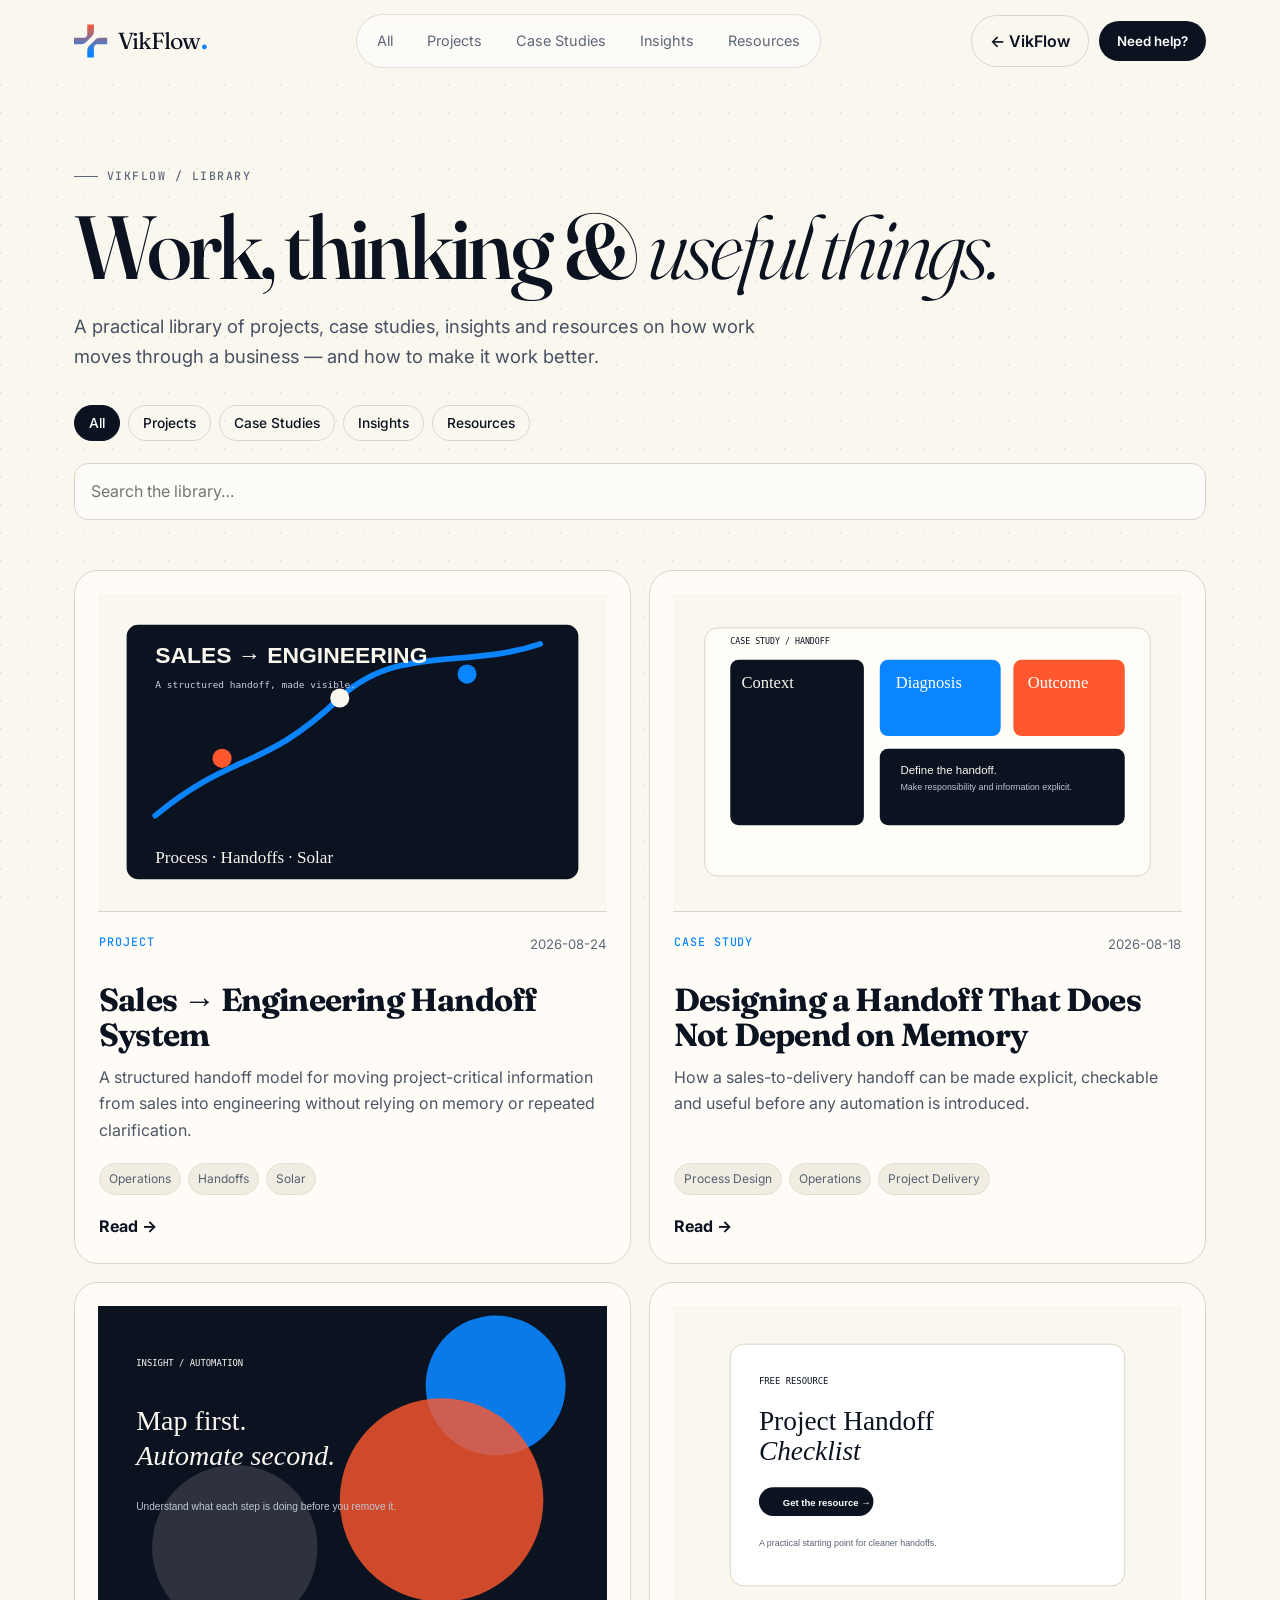
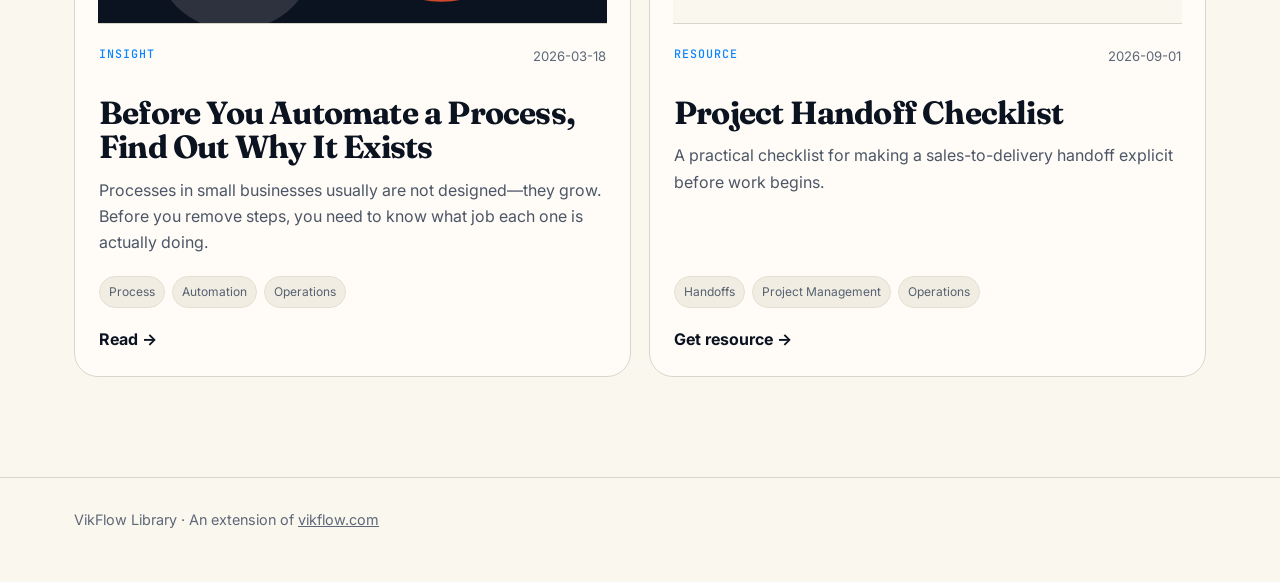
<file: index.html>
<!doctype html>
<html lang="en">
<head>
<meta charset="utf-8">
<meta name="viewport" content="width=device-width,initial-scale=1">
<meta name="theme-color" content="#FAF7EF">
<meta name="description" content="VikFlow Library — projects, case studies, insights and practical resources on operations, process design, systems and automation.">
<link rel="canonical" href="https://projects.vikflow.com/">
<meta property="og:type" content="website"><meta property="og:site_name" content="VikFlow Library"><meta property="og:title" content="VikFlow Library"><meta property="og:description" content="Projects, case studies, insights and practical resources from VikFlow."><meta property="og:url" content="https://projects.vikflow.com/"><meta property="og:image" content="https://www.vikflow.com/og-image.png"><meta name="twitter:card" content="summary_large_image"><meta name="twitter:title" content="VikFlow Library"><meta name="twitter:description" content="Projects, case studies, insights and practical resources from VikFlow."><meta name="twitter:image" content="https://www.vikflow.com/og-image.png">
<link rel="icon" href="assets/favicon.svg"><link rel="apple-touch-icon" sizes="180x180" href="assets/apple-touch-icon.png">
<link rel="stylesheet" href="css/styles.css">
<title>VikFlow Library — Projects, Insights & Resources</title>
</head>
<body>
<header class="site-header" id="siteHeader"><div class="wrap bar"><a class="brand" href="index.html"><img src="assets/logo.svg" alt="VikFlow"><span class="brand-word">VikFlow<span>.</span></span></a><nav class="nav" aria-label="Library filters"><a href="#all" data-filter-link="all">All</a><a href="#projects" data-filter-link="Project">Projects</a><a href="#case-studies" data-filter-link="Case Study">Case Studies</a><a href="#insights" data-filter-link="Insight">Insights</a><a href="#resources" data-filter-link="Resource">Resources</a></nav><div class="action"><a class="btn btn-light" href="https://www.vikflow.com/">← VikFlow</a><button class="btn btn-dark" data-help>Need help?</button></div><button class="menu" id="menuToggle" aria-label="Open menu">☰</button></div><div class="wrap mobile-nav" id="mobileNav"><a href="#all">All</a><a href="#projects">Projects</a><a href="#case-studies">Case Studies</a><a href="#insights">Insights</a><a href="#resources">Resources</a><a href="https://www.vikflow.com/">← VikFlow</a><button class="btn btn-dark" data-help>Need help? Talk to me</button></div></header>
<main class="wrap">
<section class="library-head"><div class="eyebrow">VikFlow / Library</div><h1>Work, thinking & <em style="font-style:italic;font-weight:300">useful things.</em></h1><p class="lead">A practical library of projects, case studies, insights and resources on how work moves through a business — and how to make it work better.</p><div class="filterbar" role="tablist"><button class="filter active" data-filter="all">All</button><button class="filter" data-filter="Project">Projects</button><button class="filter" data-filter="Case Study">Case Studies</button><button class="filter" data-filter="Insight">Insights</button><button class="filter" data-filter="Resource">Resources</button></div><input class="search" id="search" type="search" placeholder="Search the library…" aria-label="Search library"></section>
<section class="grid" id="libraryGrid" aria-live="polite"></section>
</main>
<footer class="footer"><div class="wrap">VikFlow Library · An extension of <a href="https://www.vikflow.com/">vikflow.com</a></div></footer>
<div class="modal-backdrop" id="helpModal"><div class="modal"><div class="eyebrow">Need help?</div><h2>Let's talk about the problem.</h2><p>Tell me what you're trying to improve, build or untangle.</p><form id="helpForm"><label>Name</label><input name="name" required><label>Email</label><input name="email" type="email" required><label>Message</label><textarea name="message" required></textarea><div class="modal-actions"><button type="button" class="btn btn-light" data-close>Close</button><button class="btn btn-dark">Send</button></div><div class="status" id="helpStatus"></div><div class="small-note">Set your form endpoint in <code>js/config.js</code> before launch.</div></form></div></div>

<script src="js/config.js"></script><script src="js/library.js"></script><script src="js/main.js"></script>
</body></html>
</file>
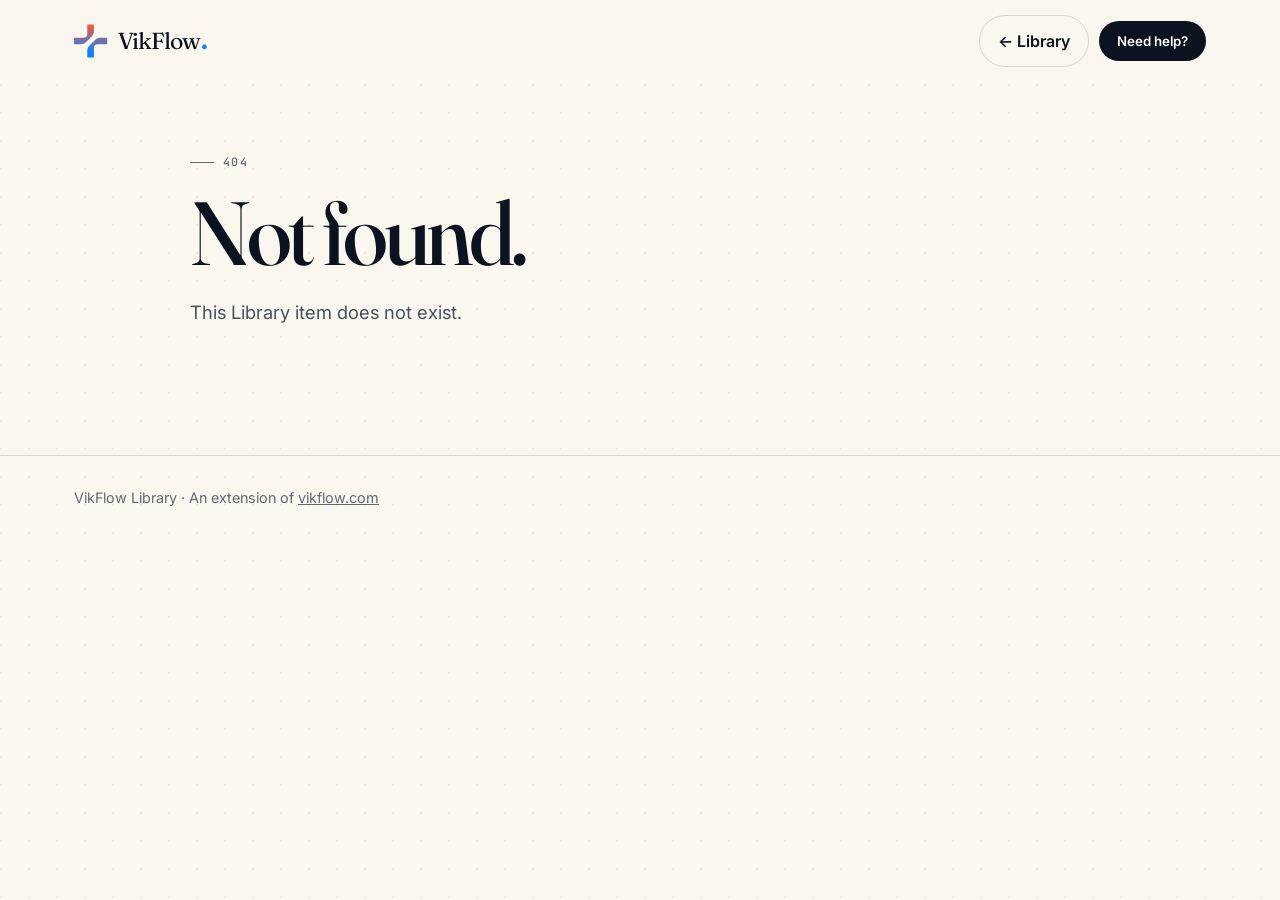
<file: item.html>
<!doctype html>
<html lang="en">

<head>
    <meta charset="utf-8">
    <meta name="viewport" content="width=device-width,initial-scale=1">
    <meta name="theme-color" content="#FAF7EF">
    <meta name="description" content="VikFlow Library item">
    <link rel="icon" href="assets/favicon.svg">
    <link rel="stylesheet" href="css/styles.css">
    <title>VikFlow Library</title>
</head>

<body>

    <header class="site-header" id="siteHeader">
        <div class="wrap bar">

            <a class="brand" href="index.html">
                <img src="assets/logo.svg" alt="VikFlow">
                <span class="brand-word">VikFlow<span>.</span></span>
            </a>

            <div class="action">
                <a class="btn btn-light" href="index.html">← Library</a>
                <button class="btn btn-dark" data-help>Need help?</button>
            </div>

        </div>
    </header>

    <main class="wrap detail-page">
        <div id="detail"></div>
    </main>

    <footer class="footer">
        <div class="wrap">
            VikFlow Library · An extension of
            <a href="https://www.vikflow.com/">vikflow.com</a>
        </div>
    </footer>

    <div class="modal-backdrop" id="helpModal">

        <div class="modal">

            <div class="eyebrow">Need help?</div>

            <h2>Let's talk about the problem.</h2>

            <p>
                Tell me what you're trying to improve, build or untangle.
            </p>

            <form id="helpForm">

                <label>Name</label>
                <input name="name" required>

                <label>Email</label>
                <input name="email" type="email" required>

                <label>Message</label>
                <textarea name="message" required></textarea>

                <div class="modal-actions">

                    <button
                        type="button"
                        class="btn btn-light"
                        data-close>
                        Close
                    </button>

                    <button class="btn btn-dark">
                        Send
                    </button>

                </div>

                <div class="status" id="helpStatus"></div>

            </form>

        </div>

    </div>

    <script src="js/config.js"></script>
    <script src="js/main.js"></script>

    <script>
        (async () => {

            const params = new URLSearchParams(location.search);

            const type = params.get('type');
            const slug = params.get('slug');

            const files = {
                'Project': 'content/projects/project-1.json',
                'Case Study': 'content/case-studies/case-study-1.json',
                'Insight': 'content/insights/insight-1.json',
                'Resource': 'content/resources/resource-1.json'
            };

            const detail = document.getElementById('detail');

            if (!detail) {
                console.error('Library detail container not found.');
                return;
            }

            if (!type || !slug || !files[type]) {

                detail.innerHTML = `
                    <div class="detail-shell">
                        <div class="eyebrow">404</div>
                        <h1>Not found.</h1>
                        <p class="lead">
                            This Library item does not exist.
                        </p>
                    </div>
                `;

                return;
            }

            try {

                const response = await fetch(files[type], {
                    cache: 'no-store'
                });

                if (!response.ok) {
                    throw new Error(
                        `Could not load ${files[type]} — HTTP ${response.status}`
                    );
                }

                const item = await response.json();

                if (item.slug && item.slug !== slug) {
                    throw new Error(
                        `Slug mismatch: requested "${slug}", found "${item.slug}"`
                    );
                }

                document.title = `${item.title} — VikFlow Library`;

                const esc = (value) => {
                    return String(value || '').replace(
                        /[&<>"']/g,
                        char => ({
                            '&': '&amp;',
                            '<': '&lt;',
                            '>': '&gt;',
                            '"': '&quot;',
                            "'": '&#039;'
                        }[char])
                    );
                };

                const tags = (item.tags || [])
                    .map(tag => `
                        <span class="tag">
                            ${esc(tag)}
                        </span>
                    `)
                    .join('');

                const hero = item.heroImage
                    ? `
                        <figure class="detail-hero">
                            <img
                                src="${esc(item.heroImage)}"
                                alt="${esc(item.heroAlt || item.title)}"
                            >
                        </figure>
                    `
                    : '';

                let html = `
                    <article class="detail-shell">

                        <div class="eyebrow">
                            ${esc(item.type)}
                            ·
                            ${esc(item.date)}
                            ${item.readTime
                                ? ` · ${esc(item.readTime)}`
                                : ''
                            }
                        </div>

                        <h1>
                            ${esc(item.title)}
                        </h1>

                        <p class="lead">
                            ${esc(item.excerpt)}
                        </p>

                        ${hero}

                        <div class="tag-row">
                            ${tags}
                        </div>
                `;

                if (Array.isArray(item.sections)) {

                    html += item.sections
                        .map(section => {

                            const sectionImage = section.image
                                ? `
                                    <figure class="section-image">
                                        <img
                                            src="${esc(section.image)}"
                                            alt="${esc(
                                                section.imageAlt ||
                                                section.heading ||
                                                item.title
                                            )}"
                                            loading="lazy"
                                        >
                                    </figure>
                                `
                                : '';

                            const paragraphs = Array.isArray(
                                section.paragraphs
                            )
                                ? section.paragraphs
                                    .map(
                                        paragraph =>
                                            `<p>${esc(paragraph)}</p>`
                                    )
                                    .join('')
                                : '';

                            return `
                                <section class="section">

                                    ${sectionImage}

                                    <h2>
                                        ${esc(section.heading)}
                                    </h2>

                                    ${paragraphs}

                                </section>
                            `;
                        })
                        .join('');
                }

                if (Array.isArray(item.gallery) && item.gallery.length) {

                    html += `
                        <div class="detail-gallery">

                            ${item.gallery.map((src, index) => `
                                <figure class="section-image">

                                    <img
                                        src="${esc(src)}"
                                        alt="${esc(
                                            item.title +
                                            ' image ' +
                                            (index + 1)
                                        )}"
                                        loading="lazy"
                                    >

                                </figure>
                            `).join('')}

                        </div>
                    `;
                }

                if (item.type === 'Resource') {

                    html += `
                        <div class="download-panel">

                            <div>

                                <span class="mono-label">
                                    RESOURCE
                                </span>

                                <h3>
                                    ${esc(item.title)}
                                </h3>

                                <p>
                                    Get the resource through Payhip.
                                </p>

                            </div>

                            <a
                                class="btn btn-dark"
                                href="${esc(item.payhipUrl || '#')}"
                                target="_blank"
                                rel="noopener"
                            >
                                ${esc(
                                    item.ctaLabel ||
                                    'Get the resource'
                                )}
                            </a>

                        </div>
                    `;
                }

                html += `
                    </article>
                `;

                detail.innerHTML = html;

            } catch (error) {

                console.error(
                    'Could not load Library item:',
                    error
                );

                detail.innerHTML = `
                    <div class="detail-shell">

                        <div class="eyebrow">
                            Error
                        </div>

                        <h1>
                            Could not load this item.
                        </h1>

                        <p class="lead">
                            ${esc(
                                error.message ||
                                'The Library item could not be loaded.'
                            )}
                        </p>

                    </div>
                `;
            }

        })();
    </script>

</body>

</html>
</file>
<file: css/styles.css>
@import url('https://fonts.googleapis.com/css2?family=Fraunces:opsz,wght,SOFT@9..144,300..900,0..100&family=Inter:wght@400;500;600;700&family=JetBrains+Mono:wght@400;500&display=swap');
:root{--ink:#0b1220;--ink-soft:#5e6878;--paper:#faf7ef;--paper-deep:#eee9dd;--blue:#0a85ff;--coral:#ff582e;--white:#fff;--line:#dad5ca;--card:#fffdf8;--max:1180px}
*{box-sizing:border-box}html{scroll-behavior:smooth}body{margin:0;font-family:Inter,system-ui,sans-serif;color:var(--ink);background:var(--paper);line-height:1.65}body::before{content:"";position:fixed;inset:0;background-image:radial-gradient(circle at 1px 1px,rgba(11,18,32,.055) 1px,transparent 0);background-size:28px 28px;pointer-events:none;z-index:-1}a{color:inherit}.wrap{max-width:var(--max);margin:auto;padding:0 24px}.site-header{position:sticky;top:0;z-index:20;background:color-mix(in srgb,var(--paper) 82%,transparent);backdrop-filter:blur(18px);border-bottom:1px solid transparent}.site-header.scrolled{border-color:rgba(11,18,32,.1)}.bar{height:82px;display:flex;align-items:center;justify-content:space-between}.brand{display:flex;align-items:center;gap:10px;text-decoration:none}.brand img{width:34px;height:34px}.brand-word{font-family:Fraunces,serif;font-size:1.45rem;letter-spacing:-.04em}.brand-word span{color:var(--blue);font-weight:700}.nav{display:flex;align-items:center;gap:4px;border:1px solid rgba(11,18,32,.12);background:rgba(255,255,255,.46);padding:5px;border-radius:999px}.nav a{padding:9px 15px;text-decoration:none;border-radius:999px;font-size:.9rem;color:var(--ink-soft)}.nav a:hover,.nav a.active{background:var(--ink);color:white}.action{display:flex;gap:10px;align-items:center}.btn{display:inline-flex;align-items:center;justify-content:center;gap:8px;border:none;border-radius:999px;padding:12px 18px;font-weight:600;text-decoration:none;cursor:pointer;font-family:inherit}.btn-dark{background:var(--ink);color:white}.btn-light{background:transparent;border:1px solid var(--line);color:var(--ink)}.menu{display:none;border:1px solid var(--line);background:transparent;border-radius:999px;padding:10px}.eyebrow,.mono-label{font:500 .72rem/1.2 'JetBrains Mono',monospace;letter-spacing:.13em;text-transform:uppercase;color:var(--ink-soft)}.eyebrow::before{content:"";display:inline-block;width:24px;height:1px;background:currentColor;vertical-align:middle;margin-right:9px}.library-head{padding:86px 0 50px}.library-head h1,.detail-shell h1{font-family:Fraunces,serif;font-weight:500;letter-spacing:-.045em;line-height:1.02;font-size:clamp(3rem,7vw,5.7rem);margin:18px 0}.library-head .lead,.detail-shell .lead{max-width:720px;font-size:1.15rem;color:#465061}.filterbar{display:flex;gap:8px;flex-wrap:wrap;margin:34px 0 22px}.filter{border:1px solid var(--line);background:transparent;color:var(--ink);padding:9px 14px;border-radius:999px;font:500 .86rem Inter;cursor:pointer}.filter.active,.filter:hover{background:var(--ink);color:white;border-color:var(--ink)}.search{width:100%;padding:14px 16px;border:1px solid var(--line);background:rgba(255,255,255,.56);border-radius:14px;font:inherit;outline:none}.grid{display:grid;grid-template-columns:repeat(2,minmax(0,1fr));gap:18px;padding-bottom:100px}.card{background:rgba(255,253,248,.84);border:1px solid var(--line);border-radius:24px;padding:24px;display:flex;flex-direction:column;min-height:275px;text-decoration:none;transition:transform .25s ease,box-shadow .25s ease,border-color .25s ease}.card:hover{transform:translateY(-3px);box-shadow:0 18px 38px rgba(11,18,32,.07);border-color:#c5c0b6}.card-top{display:flex;justify-content:space-between;gap:16px}.type{font:500 .73rem 'JetBrains Mono',monospace;text-transform:uppercase;letter-spacing:.08em;color:var(--blue)}.date{font-size:.82rem;color:var(--ink-soft)}.card h2{font-family:Fraunces,serif;font-size:2rem;line-height:1.07;letter-spacing:-.025em;margin:28px 0 12px}.card p{color:#4c5666;margin:0 0 20px}.tags{display:flex;gap:7px;flex-wrap:wrap;margin-top:auto}.tag{font-size:.75rem;color:#566170;background:#f1ede3;border:1px solid #e4dfd3;border-radius:999px;padding:5px 9px}.detail-page{padding:72px 0 110px}.detail-shell{max-width:900px;margin:auto}.detail-shell h1{font-size:clamp(3.2rem,7vw,6rem);max-width:950px}.tag-row{display:flex;gap:8px;flex-wrap:wrap;margin:18px 0 42px}.section{padding:28px 0;border-top:1px solid var(--line)}.section h2{font-family:Fraunces,serif;font-size:2rem;line-height:1.1;margin:0 0 12px}.section p{max-width:760px;font-size:1.05rem;color:#394453}.download-panel{margin-top:42px;padding:28px;border-radius:24px;background:var(--ink);color:white;display:flex;justify-content:space-between;align-items:center;gap:28px}.download-panel h3{font-family:Fraunces,serif;font-size:2rem;margin:8px 0}.download-panel p{color:#c6cfdb;margin:0}.download-panel .btn{background:white;color:var(--ink);flex-shrink:0}.empty{padding:50px;border:1px dashed var(--line);border-radius:20px;color:var(--ink-soft);grid-column:1/-1}.footer{padding:30px 0 50px;border-top:1px solid var(--line);color:var(--ink-soft);font-size:.9rem}.modal-backdrop{position:fixed;inset:0;background:rgba(7,12,21,.58);display:none;align-items:center;justify-content:center;padding:20px;z-index:60}.modal-backdrop.show{display:flex}.modal{width:min(520px,100%);background:var(--paper);border-radius:24px;padding:28px;box-shadow:0 30px 80px rgba(0,0,0,.28)}.modal h2{font-family:Fraunces,serif;font-size:2.2rem;margin:0 0 10px}.modal p{color:var(--ink-soft)}.modal label{display:block;font-size:.86rem;font-weight:600;margin:16px 0 6px}.modal input,.modal textarea{width:100%;border:1px solid var(--line);background:white;border-radius:12px;padding:12px 14px;font:inherit}.modal textarea{min-height:110px;resize:vertical}.modal-actions{display:flex;justify-content:flex-end;gap:10px;margin-top:18px}.modal-close{position:absolute}.small-note{font-size:.78rem;color:var(--ink-soft);margin-top:10px}.status{margin-top:12px;font-size:.88rem}.mobile-nav{display:none}@media(max-width:900px){.nav,.action{display:none}.menu{display:block}.mobile-nav{display:none;position:absolute;top:82px;left:0;right:0;background:var(--paper);border-bottom:1px solid var(--line);padding:18px 24px}.mobile-nav.open{display:flex;flex-direction:column;gap:8px}.mobile-nav a{padding:12px;border-radius:12px;text-decoration:none}.grid{grid-template-columns:1fr}.download-panel{flex-direction:column;align-items:flex-start}.download-panel .btn{width:100%}}

.card-media{margin:-1px -1px 22px;overflow:hidden;border-bottom:1px solid var(--line);background:#fffdf8;aspect-ratio:16/10}.card-media img{display:block;width:100%;height:100%;object-fit:cover;transition:transform .4s ease}.card:hover .card-media img{transform:scale(1.02)}.card-cta{margin-top:18px;font-weight:700;color:var(--ink)}
.detail-hero{margin:34px 0 38px;border:1px solid var(--line);border-radius:24px;overflow:hidden;background:#fffdf8}.detail-hero img{display:block;width:100%;height:auto;max-height:680px;object-fit:cover}.section-image{margin:0 0 24px;border-radius:20px;overflow:hidden;border:1px solid var(--line);background:#fffdf8}.section-image img{display:block;width:100%;height:auto}
.detail-gallery{display:grid;grid-template-columns:repeat(2,minmax(0,1fr));gap:18px;margin-top:32px}.detail-gallery .section-image{margin:0}@media(max-width:700px){.detail-gallery{grid-template-columns:1fr}}
</file>
